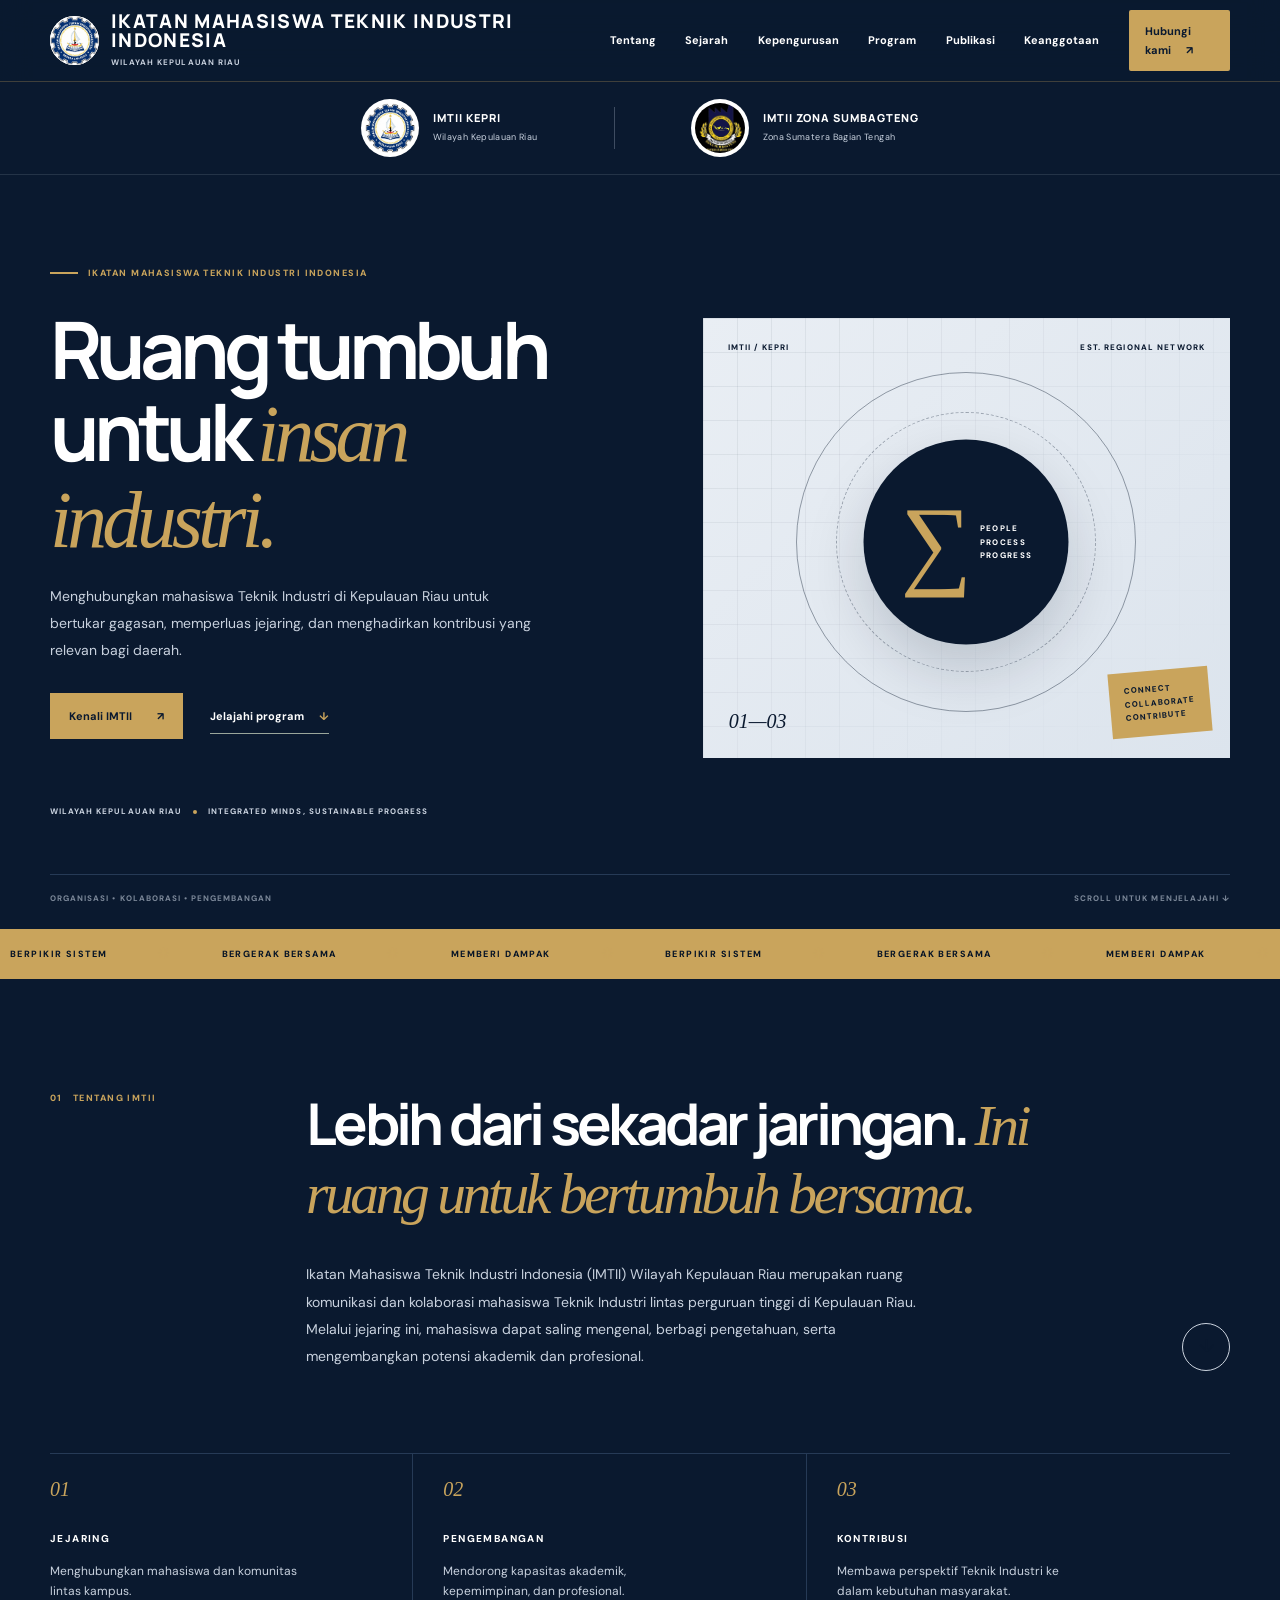
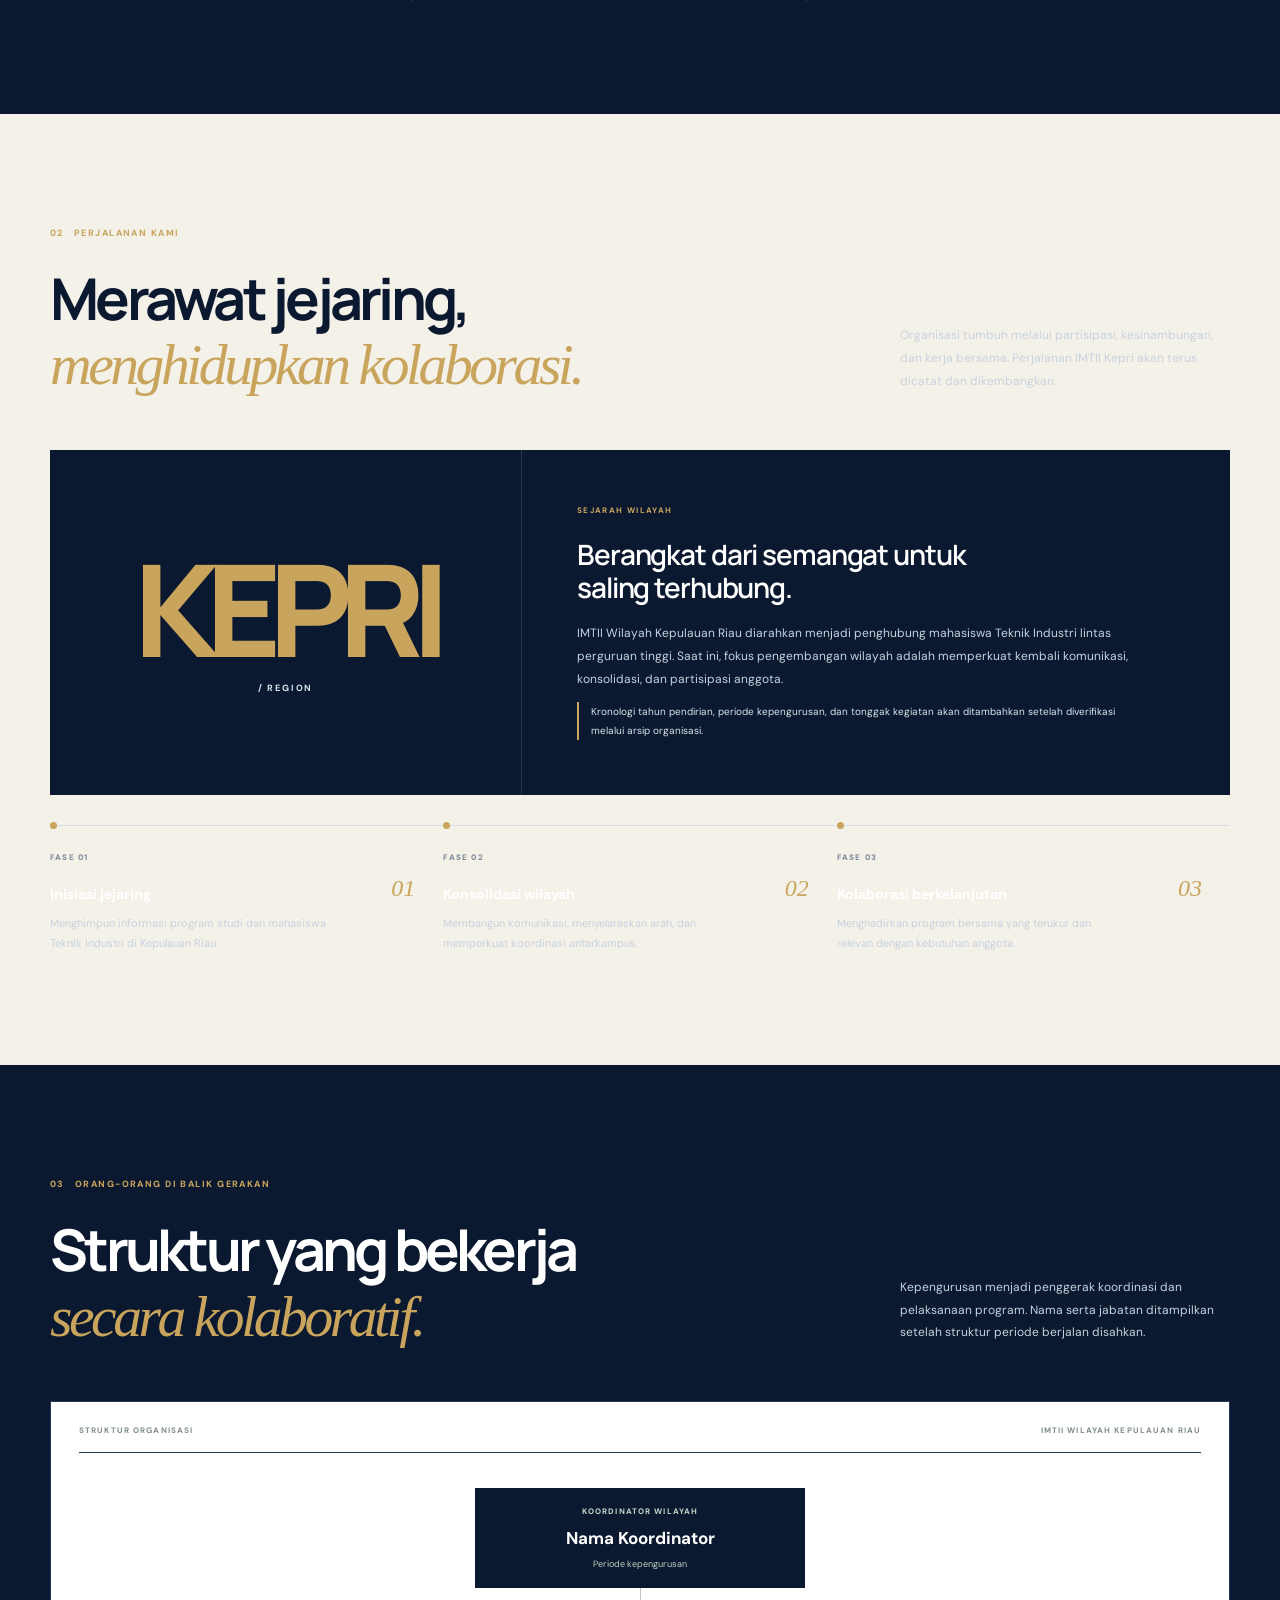
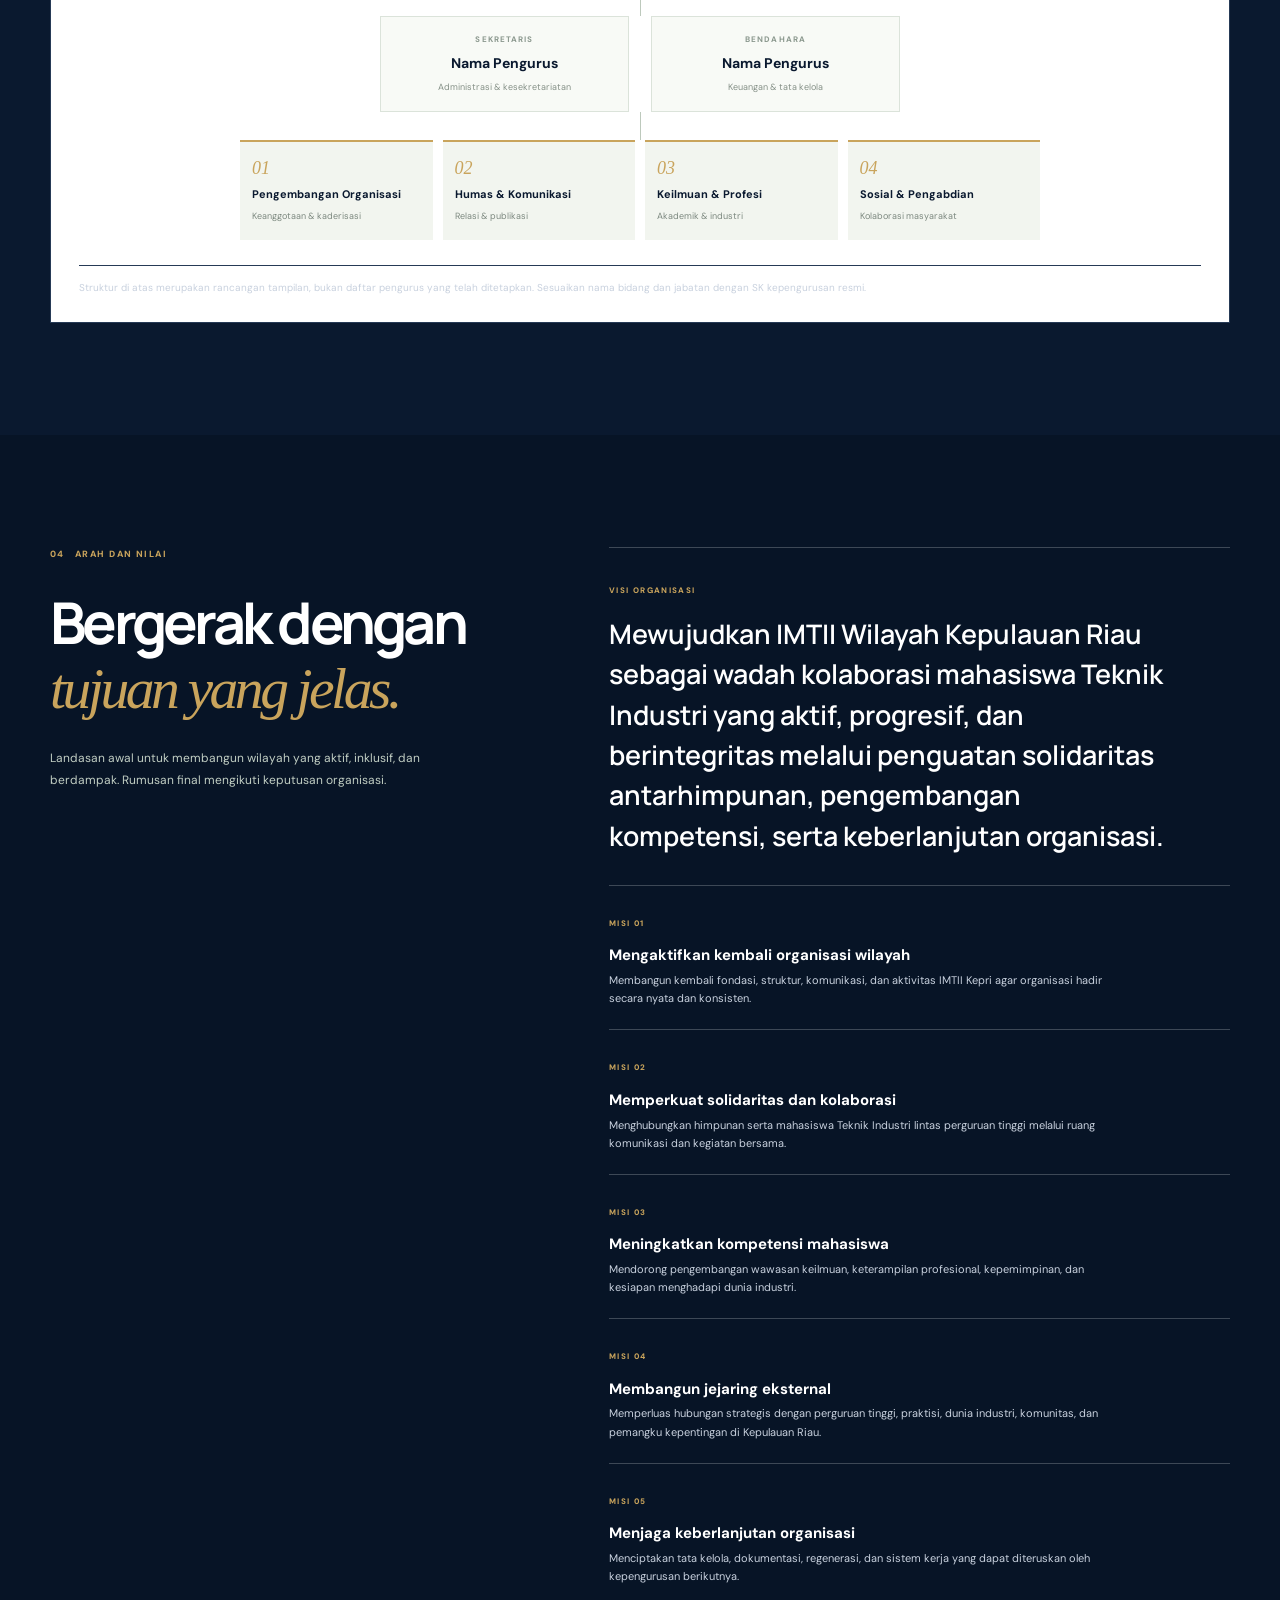
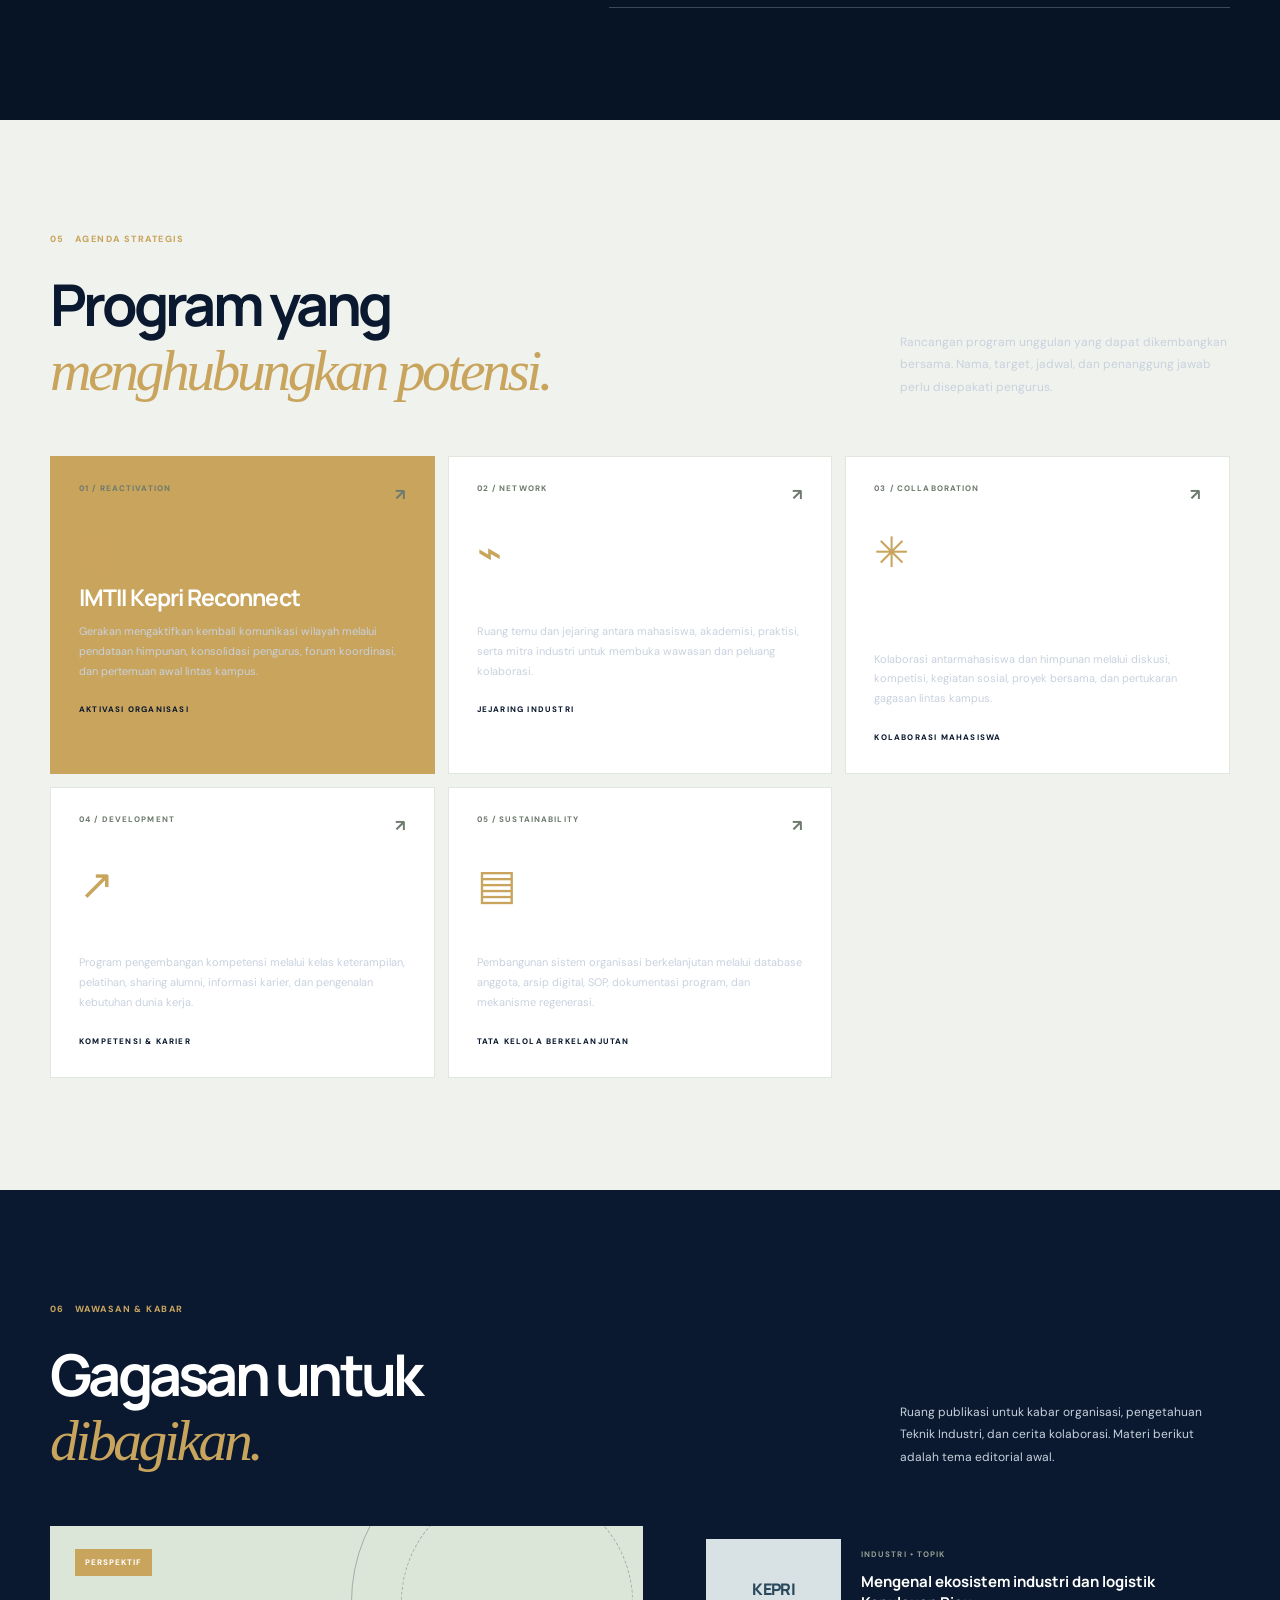
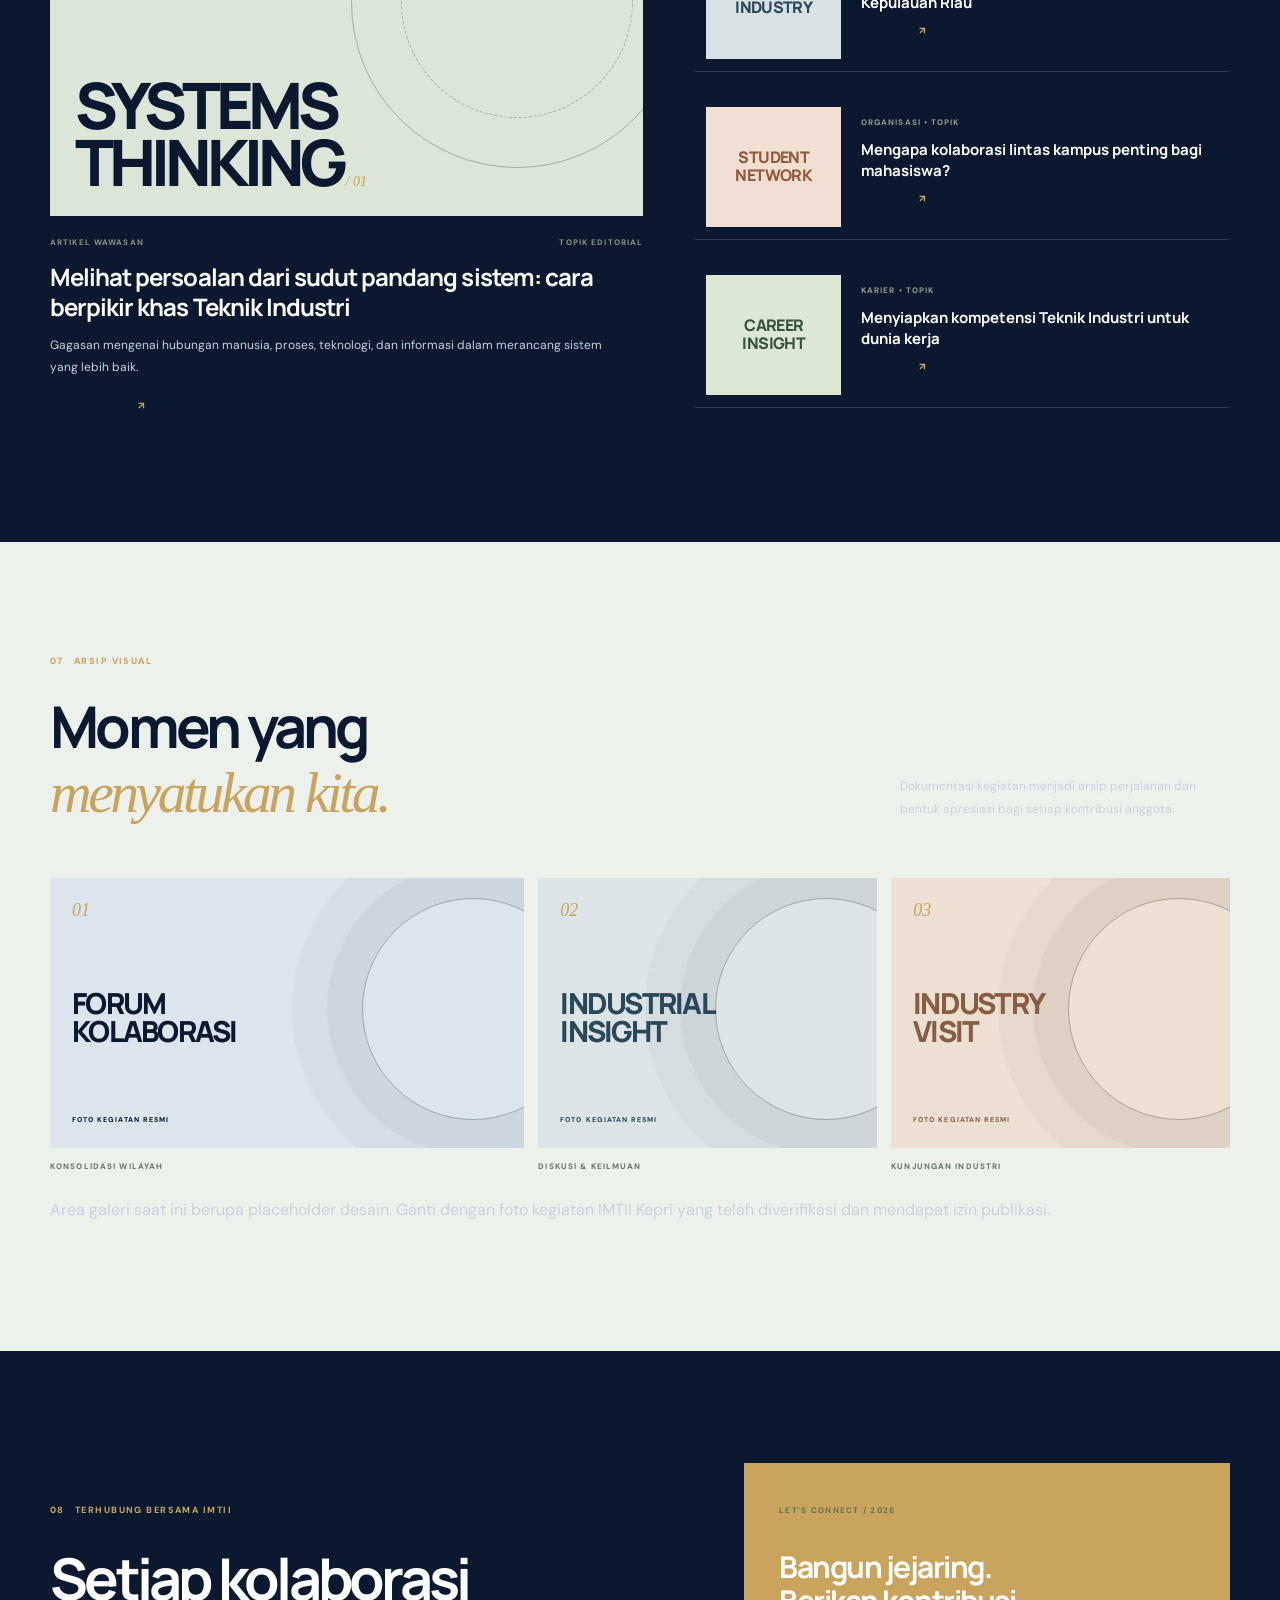
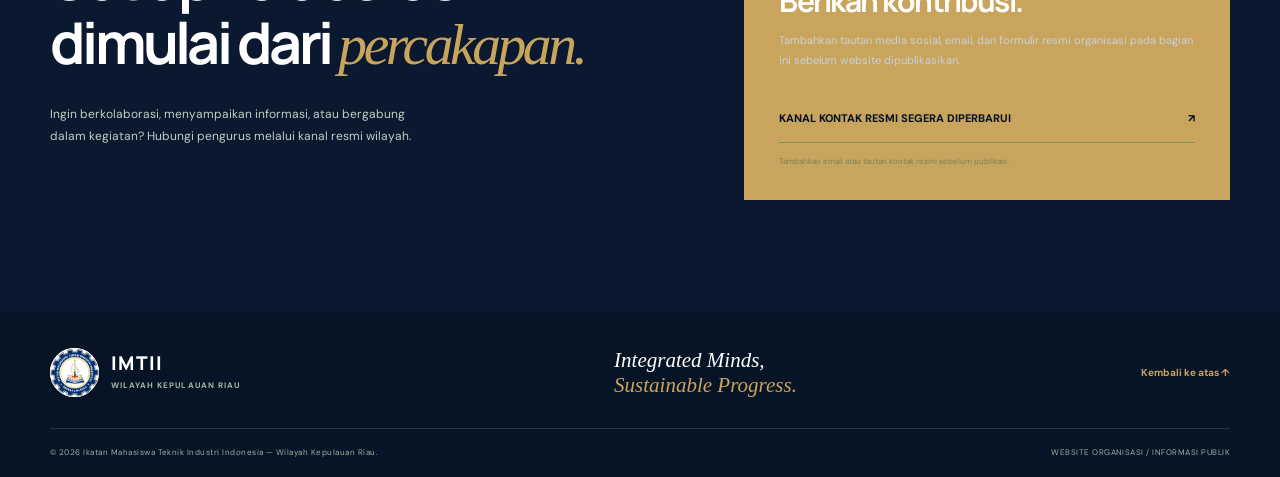
<file: index.html>
<!doctype html>
<html lang="id">
<head>
  <meta charset="utf-8">
  <meta name="viewport" content="width=device-width, initial-scale=1">
  <meta name="theme-color" content="#0A192F">
  <meta name="description" content="Ikatan Mahasiswa Teknik Industri Indonesia Wilayah Kepulauan Riau — ruang kolaborasi, pengembangan, dan kontribusi mahasiswa Teknik Industri.">
  <title>Ikatan Mahasiswa Teknik Industri Indonesia Kepri — Ikatan Mahasiswa Teknik Industri Indonesia</title>
  <link rel="icon" type="image/png" href="logo-imtii-kepri.png">
  <link rel="preconnect" href="https://fonts.googleapis.com">
  <link rel="preconnect" href="https://fonts.gstatic.com" crossorigin>
  <link href="https://fonts.googleapis.com/css2?family=DM+Sans:wght@400;500;600;700;800&family=Manrope:wght@400;500;600;700;800&display=swap" rel="stylesheet">
  <link rel="stylesheet" href="styles.css">
</head>
<body>
  <a class="skip-link" href="#konten">Lewati ke konten</a>
  <div class="reading-progress" aria-hidden="true"><span id="scroll-progress-bar"></span></div>
  <div class="custom-cursor" aria-hidden="true"><span></span></div>
  <header class="site-header" id="top">
    <div class="container nav-wrap">
      <a class="brand" href="#beranda" aria-label="IKATAN MAHASISWA TEKNIK INDUSTRI INDONESIA, halaman utama">
        <img src="logo-imtii-kepri.png" alt="Logo IMTII" class="brand-logo">
        <span class="brand-copy"><strong>IKATAN MAHASISWA TEKNIK INDUSTRI INDONESIA</strong><small>WILAYAH KEPULAUAN RIAU</small></span>
      </a>
      <button class="menu-toggle" type="button" aria-label="Buka menu navigasi" aria-expanded="false" aria-controls="primary-nav"><span></span><span></span></button>
      <nav class="nav-links" id="primary-nav" aria-label="Navigasi utama">
        <a href="#tentang">Tentang</a>
        <a href="#sejarah">Sejarah</a>
        <a href="#kepengurusan">Kepengurusan</a>
        <a href="#program">Program</a>
        <a href="#publikasi">Publikasi</a>
        <a href="direktori.html">Keanggotaan</a>
        <a class="nav-contact" href="#kontak">Hubungi kami <span>↗</span></a>
      </nav>
    </div>
  </header>

  <section class="regional-identity" aria-label="Identitas IMTII Kepri dan Zona Sumbagteng">
    <div class="container regional-identity-inner">
      <div class="regional-logo-item">
        <img src="logo-imtii-kepri.png" alt="Logo IMTII Wilayah Kepulauan Riau" loading="eager">
        <div><strong>IMTII KEPRI</strong><span>Wilayah Kepulauan Riau</span></div>
      </div>
      <span class="regional-divider" aria-hidden="true"></span>
      <div class="regional-logo-item">
        <img src="logo-imtii-sumbagteng.jpg" alt="Logo IMTII Zona Sumbagteng" loading="eager">
        <div><strong>IMTII ZONA SUMBAGTENG</strong><span>Zona Sumatera Bagian Tengah</span></div>
      </div>
    </div>
  </section>

  <main id="konten">
    <section class="hero" id="beranda">
      <div class="hero-grid container">
        <div class="hero-copy">
          <p class="eyebrow"><span class="eyebrow-line"></span> IKATAN MAHASISWA TEKNIK INDUSTRI INDONESIA</p>
          <h1>Ruang tumbuh<br>untuk <em>insan industri.</em></h1>
          <p class="hero-lead">Menghubungkan mahasiswa Teknik Industri di Kepulauan Riau untuk bertukar gagasan, memperluas jejaring, dan menghadirkan kontribusi yang relevan bagi daerah.</p>
          <div class="hero-actions"><a class="button button-dark" href="#tentang">Kenali IMTII <span>↗</span></a><a class="underlined-link" href="#program">Jelajahi program <span>↓</span></a></div>
          <div class="hero-meta"><span>WILAYAH KEPULAUAN RIAU</span><span class="meta-dot"></span><span>INTEGRATED MINDS, SUSTAINABLE PROGRESS</span></div>
        </div>
        <div class="hero-art" aria-label="Ilustrasi abstrak kolaborasi dan sistem industri" role="img">
          <div class="art-topline"><span>IMTII / KEPRI</span><span>EST. REGIONAL NETWORK</span></div>
          <div class="art-grid"></div><div class="art-ring ring-a"></div><div class="art-ring ring-b"></div>
          <div class="art-center"><span class="art-sigma">∑</span><span class="art-caption">PEOPLE<br>PROCESS<br>PROGRESS</span></div>
          <div class="art-index">01—03</div><div class="art-stamp">CONNECT<br>COLLABORATE<br>CONTRIBUTE</div>
        </div>
      </div>
      <div class="hero-bottom container"><span>ORGANISASI • KOLABORASI • PENGEMBANGAN</span><span>SCROLL UNTUK MENJELAJAHI ↓</span></div>
    </section>

    <div class="ticker" aria-label="Nilai organisasi"><div class="ticker-track"><span>BERPIKIR SISTEM</span><i>✳</i><span>BERGERAK BERSAMA</span><i>✳</i><span>MEMBERI DAMPAK</span><i>✳</i><span>BERPIKIR SISTEM</span><i>✳</i><span>BERGERAK BERSAMA</span><i>✳</i><span>MEMBERI DAMPAK</span><i>✳</i></div></div>

    <section class="section about-section" id="tentang">
      <div class="container about-layout">
        <div class="section-kicker"><span>01</span><span>TENTANG IMTII</span></div>
        <div class="about-main"><h2>Lebih dari sekadar jaringan. <em>Ini ruang untuk bertumbuh bersama.</em></h2>
          <div class="about-bottom"><p>Ikatan Mahasiswa Teknik Industri Indonesia (IMTII) Wilayah Kepulauan Riau merupakan ruang komunikasi dan kolaborasi mahasiswa Teknik Industri lintas perguruan tinggi di Kepulauan Riau. Melalui jejaring ini, mahasiswa dapat saling mengenal, berbagi pengetahuan, serta mengembangkan potensi akademik dan profesional.</p><a class="circle-link" href="#sejarah" aria-label="Baca sejarah IMTII Kepri">↓</a></div>
        </div>
      </div>
      <div class="container principle-row"><div><b>01</b><span>JEJARING</span><p>Menghubungkan mahasiswa dan komunitas lintas kampus.</p></div><div><b>02</b><span>PENGEMBANGAN</span><p>Mendorong kapasitas akademik, kepemimpinan, dan profesional.</p></div><div><b>03</b><span>KONTRIBUSI</span><p>Membawa perspektif Teknik Industri ke dalam kebutuhan masyarakat.</p></div></div>
    </section>

    <section class="section history-section" id="sejarah">
      <div class="container">
        <div class="section-heading"><div><div class="section-kicker"><span>02</span><span>PERJALANAN KAMI</span></div><h2>Merawat jejaring,<br><em>menghidupkan kolaborasi.</em></h2></div><p>Organisasi tumbuh melalui partisipasi, kesinambungan, dan kerja bersama. Perjalanan IMTII Kepri akan terus dicatat dan dikembangkan.</p></div>
        <div class="history-feature"><div class="history-number">KEPRI<span> / REGION</span></div><div class="history-copy"><span class="label">SEJARAH WILAYAH</span><h3>Berangkat dari semangat untuk saling terhubung.</h3><p>IMTII Wilayah Kepulauan Riau diarahkan menjadi penghubung mahasiswa Teknik Industri lintas perguruan tinggi. Saat ini, fokus pengembangan wilayah adalah memperkuat kembali komunikasi, konsolidasi, dan partisipasi anggota.</p><p class="editorial-note">Kronologi tahun pendirian, periode kepengurusan, dan tonggak kegiatan akan ditambahkan setelah diverifikasi melalui arsip organisasi.</p></div></div>
        <div class="timeline"><div class="timeline-item"><span class="timeline-mark"></span><small>FASE 01</small><div><h4>Inisiasi jejaring</h4><p>Menghimpun informasi program studi dan mahasiswa Teknik Industri di Kepulauan Riau.</p></div><b>01</b></div><div class="timeline-item"><span class="timeline-mark"></span><small>FASE 02</small><div><h4>Konsolidasi wilayah</h4><p>Membangun komunikasi, menyelaraskan arah, dan memperkuat koordinasi antarkampus.</p></div><b>02</b></div><div class="timeline-item"><span class="timeline-mark"></span><small>FASE 03</small><div><h4>Kolaborasi berkelanjutan</h4><p>Menghadirkan program bersama yang terukur dan relevan dengan kebutuhan anggota.</p></div><b>03</b></div></div>
      </div>
    </section>

    <section class="section governance-section" id="kepengurusan">
      <div class="container">
        <div class="section-heading"><div><div class="section-kicker"><span>03</span><span>ORANG-ORANG DI BALIK GERAKAN</span></div><h2>Struktur yang bekerja<br><em>secara kolaboratif.</em></h2></div><p>Kepengurusan menjadi penggerak koordinasi dan pelaksanaan program. Nama serta jabatan ditampilkan setelah struktur periode berjalan disahkan.</p></div>
        <div class="governance-board"><div class="board-top"><span>STRUKTUR ORGANISASI</span><span>IMTII WILAYAH KEPULAUAN RIAU</span></div><div class="org-chart"><div class="org-node org-lead"><small>KOORDINATOR WILAYAH</small><strong>Nama Koordinator</strong><span>Periode kepengurusan</span></div><div class="org-connector"></div><div class="org-branches"><div class="org-node"><small>SEKRETARIS</small><strong>Nama Pengurus</strong><span>Administrasi & kesekretariatan</span></div><div class="org-node"><small>BENDAHARA</small><strong>Nama Pengurus</strong><span>Keuangan & tata kelola</span></div></div><div class="org-connector"></div><div class="division-grid"><div><b>01</b><strong>Pengembangan Organisasi</strong><span>Keanggotaan & kaderisasi</span></div><div><b>02</b><strong>Humas & Komunikasi</strong><span>Relasi & publikasi</span></div><div><b>03</b><strong>Keilmuan & Profesi</strong><span>Akademik & industri</span></div><div><b>04</b><strong>Sosial & Pengabdian</strong><span>Kolaborasi masyarakat</span></div></div></div><p class="board-note">Struktur di atas merupakan rancangan tampilan, bukan daftar pengurus yang telah ditetapkan. Sesuaikan nama bidang dan jabatan dengan SK kepengurusan resmi.</p></div>
      </div>
    </section>

    <section class="section vision-section"><div class="container vision-layout"><div><div class="section-kicker light-kicker"><span>04</span><span>ARAH DAN NILAI</span></div><h2>Bergerak dengan<br><em>tujuan yang jelas.</em></h2><p>Landasan awal untuk membangun wilayah yang aktif, inklusif, dan berdampak. Rumusan final mengikuti keputusan organisasi.</p></div><div class="vision-content"><article class="vision-statement"><span>VISI ORGANISASI</span><h3>Mewujudkan IMTII Wilayah Kepulauan Riau sebagai wadah kolaborasi mahasiswa Teknik Industri yang aktif, progresif, dan berintegritas melalui penguatan solidaritas antarhimpunan, pengembangan kompetensi, serta keberlanjutan organisasi.</h3></article><article><span>MISI 01</span><h4>Mengaktifkan kembali organisasi wilayah</h4><p>Membangun kembali fondasi, struktur, komunikasi, dan aktivitas IMTII Kepri agar organisasi hadir secara nyata dan konsisten.</p></article><article><span>MISI 02</span><h4>Memperkuat solidaritas dan kolaborasi</h4><p>Menghubungkan himpunan serta mahasiswa Teknik Industri lintas perguruan tinggi melalui ruang komunikasi dan kegiatan bersama.</p></article><article><span>MISI 03</span><h4>Meningkatkan kompetensi mahasiswa</h4><p>Mendorong pengembangan wawasan keilmuan, keterampilan profesional, kepemimpinan, dan kesiapan menghadapi dunia industri.</p></article><article><span>MISI 04</span><h4>Membangun jejaring eksternal</h4><p>Memperluas hubungan strategis dengan perguruan tinggi, praktisi, dunia industri, komunitas, dan pemangku kepentingan di Kepulauan Riau.</p></article><article><span>MISI 05</span><h4>Menjaga keberlanjutan organisasi</h4><p>Menciptakan tata kelola, dokumentasi, regenerasi, dan sistem kerja yang dapat diteruskan oleh kepengurusan berikutnya.</p></article></div></div></section>

    <section class="section programs-section" id="program">
      <div class="container"><div class="section-heading"><div><div class="section-kicker"><span>05</span><span>AGENDA STRATEGIS</span></div><h2>Program yang<br><em>menghubungkan potensi.</em></h2></div><p>Rancangan program unggulan yang dapat dikembangkan bersama. Nama, target, jadwal, dan penanggung jawab perlu disepakati pengurus.</p></div>
        <div class="program-grid"><article class="program-card program-feature"><div class="program-card-top"><span>01 / REACTIVATION</span><span>↗</span></div><div class="program-icon">◎</div><h3>IMTII Kepri Reconnect</h3><p>Gerakan mengaktifkan kembali komunikasi wilayah melalui pendataan himpunan, konsolidasi pengurus, forum koordinasi, dan pertemuan awal lintas kampus.</p><span class="program-type">AKTIVASI ORGANISASI</span></article><article class="program-card"><div class="program-card-top"><span>02 / NETWORK</span><span>↗</span></div><div class="program-icon">⌁</div><h3>IMTII Kepri Industrial Connect</h3><p>Ruang temu dan jejaring antara mahasiswa, akademisi, praktisi, serta mitra industri untuk membuka wawasan dan peluang kolaborasi.</p><span class="program-type">JEJARING INDUSTRI</span></article><article class="program-card"><div class="program-card-top"><span>03 / COLLABORATION</span><span>↗</span></div><div class="program-icon">✳</div><h3>IMTII Kepri Student Collaboration</h3><p>Kolaborasi antarmahasiswa dan himpunan melalui diskusi, kompetisi, kegiatan sosial, proyek bersama, dan pertukaran gagasan lintas kampus.</p><span class="program-type">KOLABORASI MAHASISWA</span></article><article class="program-card"><div class="program-card-top"><span>04 / DEVELOPMENT</span><span>↗</span></div><div class="program-icon">↗</div><h3>IMTII Kepri Skill &amp; Career Hub</h3><p>Program pengembangan kompetensi melalui kelas keterampilan, pelatihan, sharing alumni, informasi karier, dan pengenalan kebutuhan dunia kerja.</p><span class="program-type">KOMPETENSI &amp; KARIER</span></article><article class="program-card"><div class="program-card-top"><span>05 / SUSTAINABILITY</span><span>↗</span></div><div class="program-icon">▤</div><h3>IMTII Kepri Legacy System</h3><p>Pembangunan sistem organisasi berkelanjutan melalui database anggota, arsip digital, SOP, dokumentasi program, dan mekanisme regenerasi.</p><span class="program-type">TATA KELOLA BERKELANJUTAN</span></article></div>
      </div>
    </section>

    <section class="section publication-section" id="publikasi"><div class="container"><div class="section-heading"><div><div class="section-kicker"><span>06</span><span>WAWASAN & KABAR</span></div><h2>Gagasan untuk<br><em>dibagikan.</em></h2></div><p>Ruang publikasi untuk kabar organisasi, pengetahuan Teknik Industri, dan cerita kolaborasi. Materi berikut adalah tema editorial awal.</p></div>
      <div class="publication-grid"><article class="feature-story"><div class="story-art story-art-main"><span class="story-tag">PERSPEKTIF</span><div class="story-art-type">SYSTEMS<br>THINKING<span> / 01</span></div></div><div class="story-meta"><span>ARTIKEL WAWASAN</span><span>TOPIK EDITORIAL</span></div><h3>Melihat persoalan dari sudut pandang sistem: cara berpikir khas Teknik Industri</h3><p>Gagasan mengenai hubungan manusia, proses, teknologi, dan informasi dalam merancang sistem yang lebih baik.</p><a href="#kontak" class="story-link">Usulkan artikel <span>↗</span></a></article><div class="story-list"><article><div class="story-thumb thumb-blue"><span>KEPRI<br>INDUSTRY</span></div><div><small>INDUSTRI • TOPIK</small><h3>Mengenal ekosistem industri dan logistik Kepulauan Riau</h3><a href="#kontak">Kirim ide <span>↗</span></a></div></article><article><div class="story-thumb thumb-orange"><span>STUDENT<br>NETWORK</span></div><div><small>ORGANISASI • TOPIK</small><h3>Mengapa kolaborasi lintas kampus penting bagi mahasiswa?</h3><a href="#kontak">Kirim ide <span>↗</span></a></div></article><article><div class="story-thumb thumb-green"><span>CAREER<br>INSIGHT</span></div><div><small>KARIER • TOPIK</small><h3>Menyiapkan kompetensi Teknik Industri untuk dunia kerja</h3><a href="#kontak">Kirim ide <span>↗</span></a></div></article></div></div>
    </div></section>

    <section class="section gallery-section" id="galeri"><div class="container"><div class="section-heading"><div><div class="section-kicker"><span>07</span><span>ARSIP VISUAL</span></div><h2>Momen yang<br><em>menyatukan kita.</em></h2></div><p>Dokumentasi kegiatan menjadi arsip perjalanan dan bentuk apresiasi bagi setiap kontribusi anggota.</p></div><div class="gallery-grid"><div class="gallery-item gallery-large"><div class="gallery-placeholder"><span>01</span><b>FORUM<br>KOLABORASI</b><small>FOTO KEGIATAN RESMI</small></div><span class="gallery-caption">KONSOLIDASI WILAYAH</span></div><div class="gallery-item"><div class="gallery-placeholder gallery-tone-two"><span>02</span><b>INDUSTRIAL<br>INSIGHT</b><small>FOTO KEGIATAN RESMI</small></div><span class="gallery-caption">DISKUSI & KEILMUAN</span></div><div class="gallery-item"><div class="gallery-placeholder gallery-tone-three"><span>03</span><b>INDUSTRY<br>VISIT</b><small>FOTO KEGIATAN RESMI</small></div><span class="gallery-caption">KUNJUNGAN INDUSTRI</span></div></div><p class="editorial-note gallery-note">Area galeri saat ini berupa placeholder desain. Ganti dengan foto kegiatan IMTII Kepri yang telah diverifikasi dan mendapat izin publikasi.</p></div></section>

    <section class="section contact-section" id="kontak"><div class="container contact-layout"><div><div class="section-kicker light-kicker"><span>08</span><span>TERHUBUNG BERSAMA IMTII</span></div><h2>Setiap kolaborasi<br>dimulai dari <em>percakapan.</em></h2><p>Ingin berkolaborasi, menyampaikan informasi, atau bergabung dalam kegiatan? Hubungi pengurus melalui kanal resmi wilayah.</p></div><div class="contact-card"><span class="contact-number">LET'S CONNECT / 2026</span><h3>Bangun jejaring.<br>Berikan kontribusi.</h3><p>Tambahkan tautan media sosial, email, dan formulir resmi organisasi pada bagian ini sebelum website dipublikasikan.</p><div class="contact-button">KANAL KONTAK RESMI SEGERA DIPERBARUI <span>↗</span></div><small>Tambahkan email atau tautan kontak resmi sebelum publikasi.</small></div></div></section>
  </main>

  <footer class="site-footer"><div class="container footer-main"><a class="brand footer-brand" href="#beranda"><img src="logo-imtii-kepri.png" alt="Logo IMTII" class="brand-logo"><span class="brand-copy"><strong>IMTII</strong><small>WILAYAH KEPULAUAN RIAU</small></span></a><p>Integrated Minds,<br><em>Sustainable Progress.</em></p><a class="back-top" href="#top">Kembali ke atas ↑</a></div><div class="container footer-bottom"><span>© <span id="year"></span> Ikatan Mahasiswa Teknik Industri Indonesia — Wilayah Kepulauan Riau.</span><span>WEBSITE ORGANISASI / INFORMASI PUBLIK</span></div></footer>
  <script src="script.js" defer></script>
  <script type="module" src="motion.js"></script>
</body>
</html>
</file>
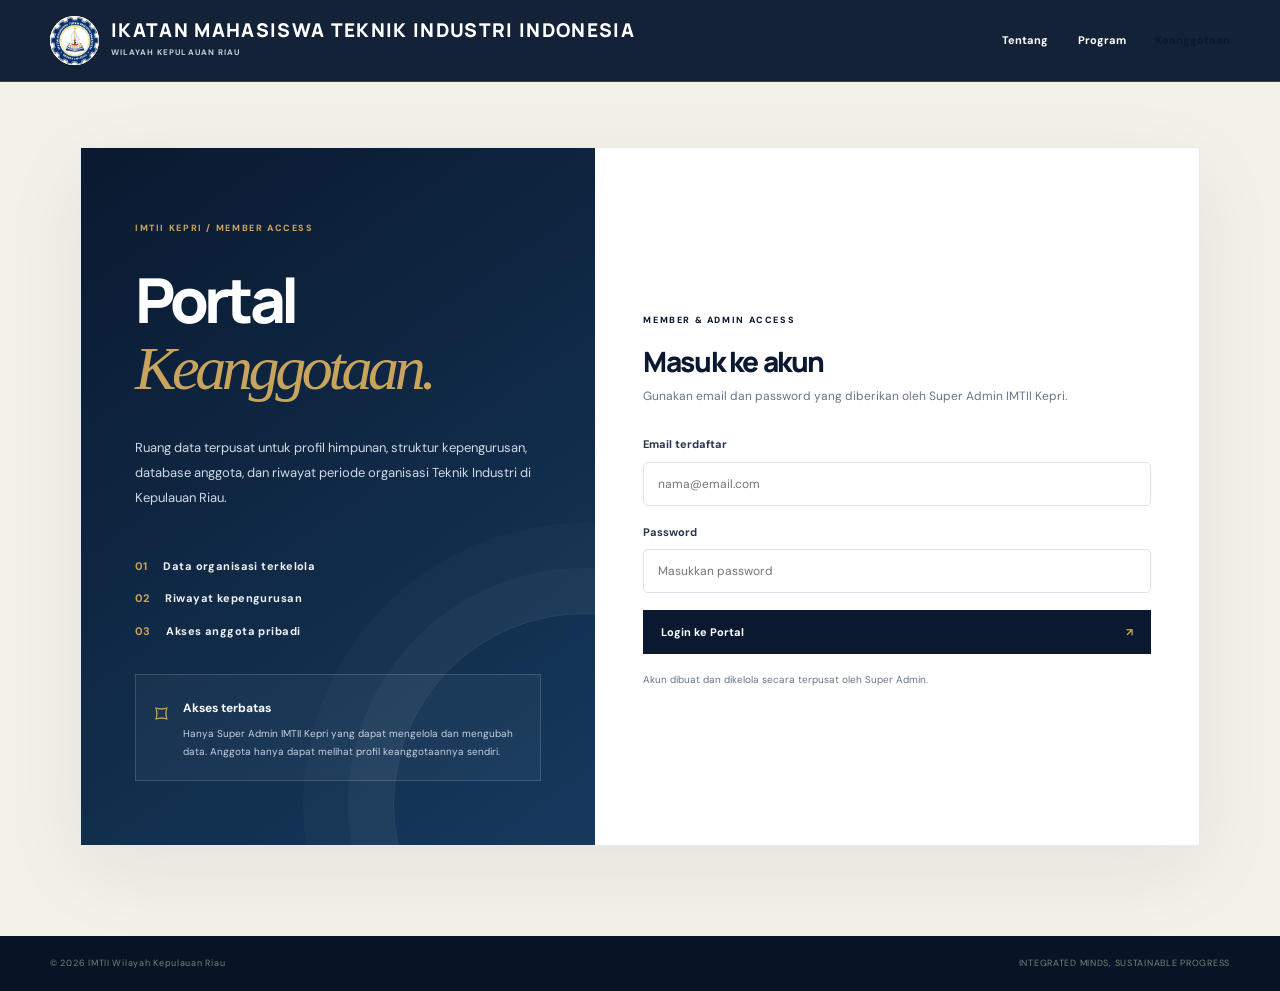
<file: direktori.html>
<!doctype html>
<html lang="id">
<head>
<meta charset="utf-8"><meta name="viewport" content="width=device-width,initial-scale=1">
<meta name="theme-color" content="#0a192f">
<meta name="description" content="Portal Keanggotaan IMTII Wilayah Kepulauan Riau.">
<title>Portal Keanggotaan | IMTII Kepri</title>
<link rel="preconnect" href="https://fonts.googleapis.com"><link rel="preconnect" href="https://fonts.gstatic.com" crossorigin>
<link href="https://fonts.googleapis.com/css2?family=DM+Sans:wght@400;500;600;700;800&family=Manrope:wght@500;600;700;800&display=swap" rel="stylesheet">
<link rel="stylesheet" href="styles.css"><link rel="stylesheet" href="portal.css">
</head>
<body class="portal-body">
<header class="site-header"><div class="container nav-wrap">
<a class="brand" href="index.html#beranda"><img class="brand-logo" src="logo-imtii-kepri.png" alt="Logo IMTII"><span class="brand-copy"><strong>IKATAN MAHASISWA TEKNIK INDUSTRI INDONESIA</strong><small>WILAYAH KEPULAUAN RIAU</small></span></a>
<nav class="nav-links"><a href="index.html#tentang">Tentang</a><a href="index.html#program">Program</a><a class="portal-nav-active" href="direktori.html">Keanggotaan</a></nav>
</div></header>
<main class="portal-main">
<section class="portal-shell">
<div class="portal-intro"><p class="portal-eyebrow">IMTII KEPRI / MEMBER ACCESS</p><h1>Portal <em>Keanggotaan.</em></h1><p>Ruang data terpusat untuk profil himpunan, struktur kepengurusan, database anggota, dan riwayat periode organisasi Teknik Industri di Kepulauan Riau.</p>
<div class="portal-points"><span><i>01</i> Data organisasi terkelola</span><span><i>02</i> Riwayat kepengurusan</span><span><i>03</i> Akses anggota pribadi</span></div>
<div class="portal-security"><span class="security-icon">⌑</span><div><strong>Akses terbatas</strong><p>Hanya Super Admin IMTII Kepri yang dapat mengelola dan mengubah data. Anggota hanya dapat melihat profil keanggotaannya sendiri.</p></div></div>
</div>
<div class="portal-panel">
<div id="login-view" class="portal-view">
<div class="panel-heading"><span class="panel-overline">MEMBER & ADMIN ACCESS</span><h2>Masuk ke akun</h2><p>Gunakan email dan password yang diberikan oleh Super Admin IMTII Kepri.</p></div>
<form id="login-form" class="portal-form">
<label>Email terdaftar<input name="email" type="email" autocomplete="username" required placeholder="nama@email.com"></label>
<label>Password<input name="password" type="password" autocomplete="current-password" required placeholder="Masukkan password"></label>
<button class="portal-button" type="submit">Login ke Portal <span>↗</span></button>
<p id="login-status" class="portal-status" role="status">Akun dibuat dan dikelola secara terpusat oleh Super Admin.</p>
</form>
</div>
<div id="dashboard-view" class="portal-view" hidden>
<div class="dashboard-top"><div><span class="panel-overline">MEMBERSHIP WORKSPACE</span><h2 id="welcome-title">Dashboard</h2><p id="role-label"></p></div><button id="logout-button" class="logout-button" type="button">Keluar ↗</button></div>
<div id="force-password" class="password-notice" hidden><strong>Keamanan akun</strong><p>Ganti password sementara sebelum melanjutkan.</p></div>
<div id="admin-dashboard" hidden>
<div class="portal-stats" id="portal-stats"></div>
<div class="portal-tabs" role="tablist" aria-label="Data portal">
<button type="button" class="portal-tab is-active" data-entity="associations">Himpunan</button><button type="button" class="portal-tab" data-entity="members">Anggota</button><button type="button" class="portal-tab" data-entity="leadership">Kepengurusan</button><button type="button" class="portal-tab" data-entity="periods">Riwayat Periode</button>
</div>
<div class="data-toolbar"><div><h3 id="table-title">Data Himpunan</h3><p id="table-description">Kelola profil himpunan Teknik Industri di Kepulauan Riau.</p></div><button id="add-record" class="add-button" type="button">+ Tambah data</button></div>
<div class="table-wrap"><table class="portal-table"><thead id="table-head"></thead><tbody id="table-body"></tbody></table></div>
<div id="record-editor" class="record-editor" hidden><div class="editor-heading"><div><span class="panel-overline">DATA MANAGEMENT</span><h3 id="editor-title">Tambah data</h3></div><button id="close-editor" type="button" class="icon-close" aria-label="Tutup">×</button></div><form id="record-form" class="portal-form editor-form"></form></div>
<div id="account-result" class="account-result" hidden></div>
</div>
<div id="member-dashboard" hidden>
<div class="member-card"><span class="panel-overline">PROFIL ANGGOTA</span><h3 id="member-name">Nama anggota</h3><div id="member-details" class="member-details"></div></div>
<div class="member-actions"><button id="show-password-form" class="add-button" type="button">Ganti password</button></div>
</div>
<div id="password-editor" class="record-editor" hidden><div class="editor-heading"><div><span class="panel-overline">ACCOUNT SECURITY</span><h3>Ganti password</h3></div><button id="close-password-editor" type="button" class="icon-close">×</button></div><form id="password-form" class="portal-form editor-form"><label>Password saat ini<input name="old_password" type="password" required autocomplete="current-password"></label><label>Password baru (minimal 12 karakter)<input name="new_password" type="password" minlength="12" required autocomplete="new-password"></label><button class="portal-button" type="submit">Simpan password</button><p id="password-status" class="portal-status" role="status"></p></form></div>
</div>
</div>
</section>
</main>
<footer class="portal-footer"><div class="container"><span>© <span id="year"></span> IMTII Wilayah Kepulauan Riau</span><span>INTEGRATED MINDS, SUSTAINABLE PROGRESS</span></div></footer>
<iframe id="portal-transport" name="portal-transport" title="Portal request transport" hidden></iframe>
<script>window.IMTII_PORTAL_CONFIG={appsScriptUrl:""};</script>
<script src="script.js" defer></script><script src="portal.js" defer></script>
</body></html>
</file>
<file: styles.css>
:root{--paper:#0A192F;--white:#fff;--ink:#FFFFFF;--muted:#C8D1DE;--line:#263A56;--green:#0A192F;--green-dark:#071426;--lime:#C9A45C;--orange:#C9A45C;--serif:Georgia,'Times New Roman',serif;--sans:'DM Sans',Arial,sans-serif;--display:Manrope,'DM Sans',sans-serif;--header-h:82px}*{box-sizing:border-box}html{scroll-behavior:smooth;scroll-padding-top:calc(var(--header-h) + 16px)}body{margin:0;background:var(--paper);color:var(--ink);font-family:var(--sans);line-height:1.65;-webkit-font-smoothing:antialiased}body,button,a{font-family:var(--sans)}a{color:inherit;text-decoration:none}button{font:inherit}.container{width:min(1180px,calc(100% - 64px));margin-inline:auto}.skip-link{position:fixed;left:16px;top:-60px;z-index:1000;background:var(--lime);padding:10px 14px;color:var(--ink)}.skip-link:focus{top:12px}.reading-progress{height:3px;position:fixed;z-index:1000;inset:0 0 auto;pointer-events:none}.reading-progress span{height:100%;display:block;width:100%;background:var(--orange);transform:scaleX(0);transform-origin:left}.site-header{height:var(--header-h);position:sticky;top:0;z-index:100;background:rgba(10,25,47,.96);backdrop-filter:blur(16px);border-bottom:1px solid rgba(201,164,92,.24);transition:box-shadow .25s}.site-header.is-scrolled{box-shadow:0 8px 28px #17251c12}.nav-wrap{height:100%;display:flex;align-items:center;justify-content:space-between}.brand{display:inline-flex;align-items:center;gap:12px;min-width:220px}.brand-logo{width:49px;height:49px;object-fit:contain;border-radius:50%;background:#fff}.brand-copy strong{font:800 19px/1 var(--display);letter-spacing:.07em;display:block;color:var(--green-dark)}.brand-copy small{display:block;font-size:8px;letter-spacing:.13em;font-weight:700;color:#C8D1DE;margin-top:6px}.nav-links{display:flex;align-items:center;gap:clamp(15px,2.3vw,31px);font-size:11px;font-weight:700;color:#FFFFFF}.nav-links>a:not(.nav-contact){position:relative;padding:8px 0}.nav-links>a:not(.nav-contact):after{content:'';position:absolute;left:0;right:100%;bottom:2px;height:1px;background:var(--orange);transition:right .25s}.nav-links>a:hover:after{right:0}.nav-contact{padding:12px 16px;background:var(--green);color:white;border-radius:2px}.nav-contact span{margin-left:12px;color:var(--lime)}.menu-toggle{display:none;border:0;background:none;padding:10px}.menu-toggle span{width:23px;height:2px;background:var(--green);display:block;margin:5px}
.hero{background:#0A192F;color:#FFFFFF;padding:82px 0 24px;overflow:hidden}.hero-grid{display:grid;grid-template-columns:1.05fr .95fr;align-items:center;gap:70px;min-height:490px}.eyebrow,.section-kicker{font-size:9px;letter-spacing:.16em;font-weight:800;color:var(--green);display:flex;align-items:center;gap:10px}.eyebrow-line{width:28px;height:2px;background:var(--orange)}.hero h1{font:700 clamp(48px,6.2vw,82px)/1.04 var(--display);letter-spacing:-.075em;margin:27px 0 22px;color:var(--green-dark)}.hero h1 em,.section h2 em{font-family:var(--serif);font-weight:400;color:var(--orange);letter-spacing:-.06em}.hero-lead{font-size:14px;line-height:1.9;color:#C8D1DE;max-width:490px}.hero-actions{display:flex;align-items:center;gap:27px;margin-top:30px}.button{display:inline-flex;align-items:center;justify-content:center;gap:25px;padding:14px 19px;font-size:11px;font-weight:700;transition:transform .25s,background .25s}.button:hover{transform:translateY(-3px)}.button-dark{background:var(--green);color:#fff}.button-dark span{color:var(--lime)}.underlined-link{font-size:11px;font-weight:700;border-bottom:1px solid #9aa69b;padding:8px 0}.underlined-link span{margin-left:12px;color:var(--orange)}.hero-meta{display:flex;align-items:center;gap:11px;margin-top:66px;font-size:8px;letter-spacing:.13em;font-weight:800;color:#C8D1DE}.meta-dot{width:4px;height:4px;border-radius:50%;background:var(--orange)}.hero-art{height:440px;position:relative;overflow:hidden;background:#E9EEF4;color:var(--green);isolation:isolate}.hero-art:before{content:'';position:absolute;inset:0;background:linear-gradient(135deg,#E9EEF4 0%,#DCE4ED 100%);z-index:-2}.art-grid{position:absolute;inset:0;background-image:linear-gradient(#0A192F12 1px,transparent 1px),linear-gradient(90deg,#0A192F12 1px,transparent 1px);background-size:34px 34px;mask-image:linear-gradient(130deg,black,transparent 90%)}.art-topline{position:absolute;left:25px;right:25px;top:23px;display:flex;justify-content:space-between;font-size:8px;font-weight:800;letter-spacing:.14em}.art-ring{position:absolute;width:340px;height:340px;border:1px solid #0A192F66;border-radius:50%;left:50%;top:51%;transform:translate(-50%,-50%)}.ring-b{width:260px;height:260px;border-style:dashed;border-color:#0A192F55}.art-center{position:absolute;left:50%;top:51%;transform:translate(-50%,-50%);width:205px;height:205px;border-radius:50%;background:var(--green);color:var(--lime);display:flex;align-items:center;justify-content:center;gap:8px;box-shadow:0 25px 60px #0714262b}.art-sigma{font:100px/1 var(--serif)}.art-caption{font-size:8px;line-height:1.7;letter-spacing:.16em;font-weight:800;color:#fff}.art-index{position:absolute;left:26px;bottom:25px;font:italic 20px var(--serif)}.art-stamp{position:absolute;right:20px;bottom:23px;background:var(--lime);padding:12px 15px;font-size:8px;line-height:1.7;letter-spacing:.12em;font-weight:800;transform:rotate(-5deg)}.hero-bottom{display:flex;justify-content:space-between;border-top:1px solid var(--line);padding-top:17px;margin-top:55px;font-size:8px;font-weight:800;letter-spacing:.13em;color:#7B8798}.ticker{overflow:hidden;background:var(--lime);color:var(--green-dark);padding:13px 0}.ticker-track{display:flex;align-items:center;justify-content:space-around;gap:30px;min-width:800px;font-size:9px;font-weight:800;letter-spacing:.16em}.ticker i{font-style:normal;color:var(--orange);font-size:15px}
.section{padding:112px 0}.about-layout{display:grid;grid-template-columns:.35fr 1.65fr;gap:60px}.section-kicker{align-items:flex-start}.section-kicker span:first-child{color:var(--orange)}.about-main h2,.section h2{font:700 clamp(36px,4.5vw,58px)/1.12 var(--display);letter-spacing:-.065em;color:var(--green-dark);margin:0}.about-main h2{max-width:850px}.about-bottom{display:flex;justify-content:space-between;align-items:end;gap:40px;margin-top:35px}.about-bottom p{max-width:620px;color:#526176;font-size:14px;line-height:1.95;margin:0}.circle-link{flex:0 0 48px;height:48px;border:1px solid #CBD3DE;border-radius:50%;display:grid;place-items:center;color:var(--green);font-size:18px;transition:.25s}.circle-link:hover{background:var(--green);color:white;transform:rotate(45deg)}.principle-row{display:grid;grid-template-columns:repeat(3,1fr);margin-top:82px;border-top:1px solid var(--line)}.principle-row>div{padding:24px 30px 0 0;border-right:1px solid var(--line);margin-right:30px}.principle-row>div:last-child{border:0;margin:0}.principle-row b{display:block;font:italic 20px var(--serif);color:var(--orange);margin-bottom:23px}.principle-row span{font-size:10px;font-weight:800;letter-spacing:.14em}.principle-row p{font-size:12px;color:var(--muted);max-width:260px;margin-bottom:0}
.history-section{background:#F4F1E9}.section-heading{display:flex;justify-content:space-between;align-items:end;gap:60px;margin-bottom:52px}.section-heading>div{max-width:700px}.section-heading .section-kicker{margin-bottom:25px}.section-heading>p{max-width:330px;margin:0 0 5px;font-size:12px;line-height:1.9;color:var(--muted)}.history-feature{display:grid;grid-template-columns:.8fr 1.2fr;background:var(--green);color:#fff;min-height:300px}.history-number{display:flex;align-items:center;justify-content:center;flex-direction:column;font:800 clamp(65px,10vw,130px)/.9 var(--display);letter-spacing:-.1em;color:var(--lime);border-right:1px solid #ffffff20}.history-number span{font:700 9px var(--sans);letter-spacing:.2em;color:#DCE4ED;margin-top:15px}.history-copy{padding:45px 55px}.label{font-size:8px;letter-spacing:.17em;color:var(--lime);font-weight:800}.history-copy h3{font:600 28px/1.2 var(--display);letter-spacing:-.04em;max-width:450px;margin:17px 0}.history-copy p{font-size:12px;line-height:1.9;color:#E2E8F0;max-width:560px}.history-copy .editorial-note{color:#DCE4ED;font-size:10px;border-left:2px solid var(--orange);padding-left:12px}.timeline{display:grid;grid-template-columns:repeat(3,1fr);margin-top:30px;border-top:1px solid #D7DEE8}.timeline-item{position:relative;padding:25px 28px 0 0;display:grid;grid-template-columns:1fr auto;gap:10px}.timeline-mark{position:absolute;top:-4px;left:0;width:7px;height:7px;background:var(--orange);border-radius:50%}.timeline-item>small{grid-column:1/-1;color:#7B8798;font-size:8px;font-weight:800;letter-spacing:.15em}.timeline-item h4{font-size:14px;margin:8px 0}.timeline-item p{font-size:11px;line-height:1.8;color:var(--muted);max-width:280px;margin:0}.timeline-item>b{font:italic 24px var(--serif);color:#C9A45C}
.governance-section{background:var(--paper)}.governance-board{border:1px solid var(--line);background:#fff;padding:22px 28px 25px}.board-top{display:flex;justify-content:space-between;border-bottom:1px solid var(--line);padding-bottom:15px;font-size:8px;letter-spacing:.14em;font-weight:800;color:#829087}.org-chart{max-width:800px;margin:35px auto 0;text-align:center}.org-node{border:1px solid #dbe3da;background:#f8faf6;padding:16px 22px;display:flex;flex-direction:column;gap:5px;min-width:220px}.org-node small{font-size:8px;letter-spacing:.14em;color:#8c998f;font-weight:800}.org-node strong{font-size:14px;color:var(--green)}.org-node>span{font-size:9px;color:#859087}.org-lead{width:min(330px,100%);margin:auto;background:var(--green);border-color:var(--green)}.org-lead small,.org-lead>span{color:#c3d2c6}.org-lead strong{color:#fff;font-size:17px}.org-connector{height:28px;width:1px;background:#bdc9bc;margin:auto}.org-branches{display:grid;grid-template-columns:1fr 1fr;gap:22px;max-width:520px;margin:auto}.division-grid{display:grid;grid-template-columns:repeat(4,1fr);gap:10px}.division-grid>div{border-top:2px solid var(--orange);background:#f2f5ef;padding:16px 12px;text-align:left;display:flex;flex-direction:column;gap:8px}.division-grid b{font:italic 18px var(--serif);color:var(--orange)}.division-grid strong{font-size:11px;line-height:1.35;color:var(--green)}.division-grid span{font-size:9px;color:#7c887f}.board-note{font-size:10px;color:#879188;margin:25px 0 0;border-top:1px solid var(--line);padding-top:14px}
.vision-section{background:var(--green-dark);color:white}.vision-layout{display:grid;grid-template-columns:.85fr 1.15fr;gap:100px}.light-kicker{color:#d6e2d6}.vision-layout h2,.contact-layout h2{color:white;margin-top:28px}.vision-layout h2 em,.contact-layout h2 em{color:var(--lime)}.vision-layout>div:first-child>p,.contact-layout>div:first-child>p{font-size:12px;line-height:1.9;color:#c1cec3;max-width:380px;margin-top:25px}.vision-content{border-top:1px solid #ffffff38}.vision-content article{padding:22px 0;border-bottom:1px solid #ffffff38}.vision-content article>span{font-size:8px;letter-spacing:.17em;color:var(--lime);font-weight:800}.vision-content h3{font:600 23px/1.35 var(--display);max-width:570px;margin:13px 0 0}.vision-content h4{font-size:15px;margin:9px 0 3px}.vision-content p{font-size:11px;color:#bdcabe;margin:0;max-width:500px}
.programs-section{background:#f0f2ed}.program-grid{display:grid;grid-template-columns:repeat(2,1fr);gap:13px}.program-card{min-height:260px;padding:25px 28px;background:#fff;border:1px solid #e1e6df;position:relative;transition:transform .3s,box-shadow .3s}.program-card:hover{transform:translateY(-5px);box-shadow:0 18px 38px #203c2c12}.program-feature{background:var(--lime);border-color:var(--lime)}.program-card-top{display:flex;justify-content:space-between;font-size:8px;font-weight:800;letter-spacing:.14em;color:#6e7b6e}.program-card-top span:last-child{font-size:16px}.program-icon{font:42px/1 var(--serif);color:var(--orange);margin:24px 0 10px}.program-card h3{font:700 23px/1.2 var(--display);letter-spacing:-.04em;color:var(--green-dark);margin:0 0 10px}.program-card p{font-size:11px;line-height:1.8;color:#68746a;max-width:420px;margin:0}.program-type{display:inline-block;margin-top:22px;font-size:8px;letter-spacing:.15em;font-weight:800;color:var(--green)}
.publication-section{background:var(--paper)}.publication-grid{display:grid;grid-template-columns:1.05fr .95fr;gap:50px}.story-art{height:290px;position:relative;overflow:hidden;background:#dbe5d8;display:flex;align-items:end;padding:25px}.story-art:before,.story-art:after{content:'';position:absolute;border:1px solid #0A192F45;border-radius:50%;width:330px;height:330px;right:-40px;top:-90px}.story-art:after{width:230px;height:230px;right:10px;top:-40px;border-style:dashed}.story-tag{position:absolute;left:25px;top:23px;background:var(--lime);padding:7px 10px;font-size:8px;letter-spacing:.13em;font-weight:800}.story-art-type{position:relative;z-index:1;font:800 clamp(40px,5vw,67px)/.9 var(--display);letter-spacing:-.08em;color:var(--green)}.story-art-type span{font:italic 14px var(--serif);letter-spacing:0;color:var(--orange)}.story-meta{display:flex;justify-content:space-between;margin-top:20px;font-size:8px;letter-spacing:.14em;font-weight:800;color:#879289}.feature-story h3{font:700 24px/1.25 var(--display);letter-spacing:-.04em;max-width:580px;margin:13px 0}.feature-story>p{font-size:12px;line-height:1.8;color:var(--muted);max-width:580px}.story-link,.story-list a{font-size:10px;font-weight:800;color:var(--green);display:inline-flex;gap:14px;margin-top:8px}.story-link span,.story-list a span{color:var(--orange)}.story-list article{display:grid;grid-template-columns:135px 1fr;gap:20px;padding:0 0 22px;margin-bottom:22px;border-bottom:1px solid var(--line)}.story-thumb{height:120px;display:grid;place-items:center;background:#dbe5d8;color:var(--green);font:800 16px/1.1 var(--display);letter-spacing:-.04em;text-align:center}.thumb-blue{background:#d8e2e5;color:#29485b}.thumb-orange{background:#f0dfd2;color:#925b3c}.thumb-green{background:#dce8d5;color:#38543c}.story-list small{font-size:8px;letter-spacing:.13em;color:#929c93;font-weight:800}.story-list h3{font:700 15px/1.35 var(--display);margin:7px 0 2px;color:var(--green-dark)}
.gallery-section{background:#edf1eb}.gallery-grid{display:grid;grid-template-columns:1.4fr 1fr 1fr;gap:14px}.gallery-item{min-width:0}.gallery-placeholder{height:270px;background:#DCE4ED;position:relative;overflow:hidden;padding:22px;display:flex;flex-direction:column;justify-content:space-between;color:var(--green)}.gallery-placeholder:after{content:'';position:absolute;width:220px;height:220px;border:1px solid #0A192F50;border-radius:50%;right:-60px;top:20px;box-shadow:0 0 0 35px #0A192F09,0 0 0 70px #0A192F08}.gallery-placeholder>span{font:italic 18px var(--serif);color:var(--orange)}.gallery-placeholder>b{font:800 29px/.95 var(--display);letter-spacing:-.06em;position:relative;z-index:1}.gallery-placeholder>small{font-size:7px;letter-spacing:.15em;font-weight:800}.gallery-tone-two{background:#dce4e5;color:#29485b}.gallery-tone-three{background:#eddfd1;color:#885d43}.gallery-caption{display:block;margin-top:12px;font-size:8px;letter-spacing:.14em;font-weight:800;color:#68766b}.gallery-note{margin-top:24px}
.contact-section{background:var(--green);color:#fff}.contact-layout{display:grid;grid-template-columns:1.1fr .9fr;gap:100px;align-items:center}.contact-card{background:var(--lime);color:var(--green-dark);padding:32px 35px}.contact-number{font-size:8px;letter-spacing:.16em;font-weight:800;color:#63724c}.contact-card h3{font:700 30px/1.15 var(--display);letter-spacing:-.05em;margin:28px 0 12px}.contact-card p{font-size:11px;line-height:1.8;color:#596a4b}.contact-button{display:flex;justify-content:space-between;padding:14px 0;border-bottom:1px solid #83915e;font-size:11px;font-weight:800;margin-top:25px}.contact-card>small{display:block;font-size:8px;color:#78835c;margin-top:12px}.site-footer{background:#142c25;color:#d3ddd3;padding:36px 0 18px}.footer-main{display:flex;align-items:center;justify-content:space-between;padding-bottom:30px;border-bottom:1px solid #ffffff24}.footer-brand .brand-copy strong{color:white}.footer-brand .brand-copy small{color:#a9b9a9}.footer-brand .brand-logo{background:white}.footer-main>p{font:italic 21px/1.2 var(--serif);margin:0;color:white}.footer-main>p em{color:var(--lime)}.back-top{font-size:10px;font-weight:700;color:var(--lime)}.footer-bottom{display:flex;justify-content:space-between;gap:20px;padding-top:17px;font-size:8px;letter-spacing:.06em;color:#9eafa1}
@media(max-width:950px){:root{--header-h:74px}.container{width:min(100% - 44px,760px)}.nav-links{gap:13px;font-size:10px}.brand{min-width:175px}.brand-logo{width:43px;height:43px}.hero-grid{gap:35px}.hero-art{height:390px}.about-layout{gap:30px}.vision-layout,.contact-layout{gap:50px}.section{padding:88px 0}}
@media(max-width:720px){:root{--header-h:68px}.container{width:calc(100% - 36px)}.menu-toggle{display:block;cursor:pointer}.nav-links{display:none;position:absolute;top:var(--header-h);left:0;right:0;background:var(--paper);padding:12px 22px 22px;border-bottom:1px solid var(--line);box-shadow:0 15px 25px #0A192F12;align-items:stretch;flex-direction:column;gap:0}.nav-links.open{display:flex}.nav-links>a{padding:12px 0}.nav-links .nav-contact{margin-top:8px;text-align:center}.hero{padding-top:55px}.hero-grid{grid-template-columns:1fr;gap:40px}.hero h1{font-size:clamp(48px,12vw,68px)}.hero-art{height:340px}.hero-meta{margin-top:38px;flex-wrap:wrap;font-size:7px}.hero-bottom{margin-top:35px;font-size:7px;gap:15px}.ticker-track{justify-content:flex-start}.section{padding:72px 0}.about-layout,.vision-layout,.contact-layout{grid-template-columns:1fr;gap:28px}.about-main h2,.section h2{font-size:clamp(35px,9vw,48px)}.about-bottom{align-items:center;gap:20px}.about-bottom p{font-size:12px}.principle-row{grid-template-columns:1fr;margin-top:50px}.principle-row>div{border-right:0;border-bottom:1px solid var(--line);margin:0;padding:20px 0}.principle-row b{margin-bottom:10px}.section-heading{display:block;margin-bottom:35px}.section-heading>p{margin-top:18px}.history-feature{grid-template-columns:1fr}.history-number{min-height:145px;border-right:0;border-bottom:1px solid #ffffff20}.history-copy{padding:30px 25px}.history-copy h3{font-size:24px}.timeline{grid-template-columns:1fr;gap:20px}.timeline-item{padding:18px 0 0 0}.governance-board{padding:17px}.board-top{gap:15px;font-size:7px}.org-branches{gap:10px}.org-node{min-width:0;padding:13px 8px}.org-node strong{font-size:12px}.division-grid{grid-template-columns:repeat(2,1fr)}.vision-content{margin-top:15px}.program-grid{grid-template-columns:1fr}.program-card{min-height:230px}.publication-grid{grid-template-columns:1fr;gap:38px}.story-art{height:245px}.story-list article{grid-template-columns:110px 1fr;gap:14px}.story-thumb{height:110px}.gallery-grid{grid-template-columns:1fr 1fr}.gallery-large{grid-column:1/-1}.gallery-placeholder{height:210px}.gallery-large .gallery-placeholder{height:250px}.contact-card{padding:27px}.footer-main{align-items:flex-start;flex-direction:column;gap:20px}.footer-main>p{font-size:18px}.footer-bottom{flex-direction:column;gap:8px}}
@media(max-width:420px){.hero-art{height:300px}.art-center{width:170px;height:170px}.art-sigma{font-size:82px}.art-ring{width:280px;height:280px}.ring-b{width:220px;height:220px}.art-stamp{font-size:7px;right:12px}.hero-actions{gap:18px}.button{padding:13px 14px}.story-list article{grid-template-columns:90px 1fr}.story-thumb{height:100px}.gallery-grid{grid-template-columns:1fr}.gallery-large{grid-column:auto}.gallery-placeholder,.gallery-large .gallery-placeholder{height:220px}}
@media(prefers-reduced-motion:reduce){html{scroll-behavior:auto!important}*,*::before,*::after{animation-duration:.01ms!important;animation-iteration-count:1!important;transition-duration:.01ms!important;scroll-behavior:auto!important}}


/* IMTII Kepri brand override: Deep Navy is the dominant canvas. */
body{background:#0A192F;color:#FFFFFF}
.site-header{background:rgba(10,25,47,.96);border-bottom-color:rgba(201,164,92,.28)}
.brand-copy strong,.nav-links{color:#FFFFFF}
.brand-copy small{color:#C8D1DE}
.nav-contact,.button-dark{background:#C9A45C;color:#0A192F}
.nav-contact span,.button-dark span{color:#0A192F}
.menu-toggle span{background:#FFFFFF}
.hero{background:#0A192F;color:#FFFFFF}
.hero h1{color:#FFFFFF}
.hero-lead,.hero-meta{color:#C8D1DE}
.eyebrow,.section-kicker{color:#C9A45C}
.hero-art{background:#F4F1E9;color:#0A192F}
.section h2,.section h3{color:#FFFFFF}
.section p{color:#C8D1DE}
.section h2 em{color:#C9A45C}
footer,.site-footer{background:#071426;color:#FFFFFF}

/* Contrast correction: replace white headings only on light backgrounds. */
.history-section .section-heading h2,
.programs-section .section-heading h2,
.gallery-section .section-heading h2 {
  color: #0A192F;
}



/* Pointer interaction: custom cursor is enabled on fine-pointer desktop devices. */
/* Legacy cursor rules removed; see Basic Cursor Follower styles below. */
/* Editorial news cards respond to pointer hover and keyboard focus. */
.feature-story,.story-list article{transition:transform .3s ease,background .3s ease,box-shadow .3s ease,border-color .3s ease}
.feature-story{position:relative}
.feature-story .story-art{transition:transform .45s ease,filter .35s ease}
.feature-story:hover .story-art,.feature-story:focus-within .story-art{filter:saturate(1.12);box-shadow:0 18px 38px rgba(0,0,0,.16)}
.feature-story:hover .story-art:before,.feature-story:focus-within .story-art:before{transform:scale(1.04)}
.story-art:before{transition:transform .5s ease}
.story-list article{padding:12px;border:1px solid transparent;border-bottom:1px solid var(--line);border-radius:3px}
.story-list article:hover,.story-list article:focus-within{transform:translateX(6px);background:rgba(201,164,92,.08);border-color:rgba(201,164,92,.38);box-shadow:0 12px 28px rgba(0,0,0,.12)}
.story-thumb{overflow:hidden;transition:transform .35s ease,filter .35s ease}
.story-list article:hover .story-thumb,.story-list article:focus-within .story-thumb{transform:scale(1.025);filter:saturate(1.15)}
.story-list a,.story-link{transition:gap .25s ease,color .25s ease}
.story-list article:hover a,.story-list article:focus-within a,.feature-story:hover .story-link,.feature-story:focus-within .story-link{gap:20px;color:#C9A45C}
.program-grid{grid-template-columns:repeat(3,minmax(0,1fr))}
.program-card{overflow:hidden}
.program-card:after{content:'';position:absolute;left:0;bottom:0;width:100%;height:3px;background:#C9A45C;transform:scaleX(0);transform-origin:left;transition:transform .3s ease}
.program-card:hover:after,.program-card:focus-within:after{transform:scaleX(1)}
.vision-content .vision-statement{padding-top:27px;padding-bottom:29px}
.vision-statement h3{font-size:clamp(20px,2.1vw,27px);line-height:1.5}
@media(max-width:900px){.program-grid{grid-template-columns:repeat(2,minmax(0,1fr))}}
@media(max-width:720px){.program-grid{grid-template-columns:1fr}.custom-cursor{display:none}}
@media(hover:none),(pointer:coarse),(prefers-reduced-motion:reduce){.custom-cursor{display:none}body.has-custom-cursor,body.has-custom-cursor a,body.has-custom-cursor button{cursor:auto}.feature-story:hover .story-art:before{transform:none}.story-list article:hover{transform:none}}


/* Regional identity strip: Kepri and Sumbagteng logos below the main header. */
.regional-identity{background:#0A192F;border-bottom:1px solid rgba(220,232,245,.12);padding:17px 0}
.regional-identity-inner{display:flex;align-items:center;justify-content:center;gap:clamp(28px,6vw,76px)}
.regional-logo-item{display:flex;align-items:center;gap:14px;min-width:0}
.regional-logo-item img{width:58px;height:58px;object-fit:contain;border-radius:50%;background:#fff;padding:4px;flex:0 0 auto}
.regional-logo-item div{display:flex;flex-direction:column;gap:4px}
.regional-logo-item strong{font:800 11px/1.35 var(--display);letter-spacing:.09em;color:#fff}
.regional-logo-item span{font-size:9px;letter-spacing:.04em;color:#C8D1DE}
.regional-divider{height:42px;width:1px;background:rgba(220,232,245,.25)}
@media(max-width:520px){
 .regional-identity{padding:13px 0}
 .regional-identity-inner{gap:13px}
 .regional-logo-item{gap:8px}
 .regional-logo-item img{width:42px;height:42px;padding:3px}
 .regional-logo-item strong{font-size:8px;letter-spacing:.04em}
 .regional-logo-item span{font-size:7px}
 .regional-divider{height:34px}
}


/* Basic Cursor Follower — solid red, directly tracks pointer position. */
.custom-cursor{
  position:fixed;
  inset:0;
  width:100%;
  height:100%;
  pointer-events:none;
  z-index:2000;
  opacity:0;
  visibility:hidden;
  filter:none;
  mix-blend-mode:normal;
  transition:opacity .12s ease,visibility .12s ease;
}
.custom-cursor.is-visible{opacity:1;visibility:visible}
.custom-cursor .cursor-follower-dot{
  position:absolute;
  left:0;
  top:0;
  display:block;
  width:18px;
  height:18px;
  border:2px solid #EF4444;
  border-radius:50%;
  background:rgba(239,68,68,.16);
  box-shadow:0 0 10px rgba(239,68,68,.3);
  transform:translate3d(-100px,-100px,0) translate(-50%,-50%);
  transition:width .15s ease,height .15s ease,background .15s ease,border-color .15s ease;
}
.custom-cursor.is-hover .cursor-follower-dot{
  width:25px;
  height:25px;
  border-color:#F87171;
  background:rgba(239,68,68,.22);
}
.custom-cursor.is-pressed .cursor-follower-dot{
  width:14px;
  height:14px;
  border-color:#B91C1C;
  background:rgba(185,28,28,.28);
}
body.has-custom-cursor,
body.has-custom-cursor a,
body.has-custom-cursor button{cursor:none}
@media(max-width:720px){.custom-cursor{display:none}}
@media(hover:none),(pointer:coarse),(prefers-reduced-motion:reduce){
  .custom-cursor{display:none}
  body.has-custom-cursor,
  body.has-custom-cursor a,
  body.has-custom-cursor button{cursor:auto}
}
</file>
<file: portal.css>
:root{--p-navy:#0a192f;--p-blue:#0A192F;--p-gold:#C9A45C;--p-muted:#66758a;--p-line:#e2e8f0}
.portal-body{background:#F4F1E9;min-height:100vh}.portal-nav-active{color:var(--p-blue)!important}.portal-main{padding:65px 0 90px}.portal-shell{width:min(1120px,calc(100% - 40px));margin:auto;display:grid;grid-template-columns:.92fr 1.08fr;background:#fff;box-shadow:0 24px 80px #0a192f12;border:1px solid #e6ebef;min-height:640px}
.portal-intro{padding:64px 54px;background:linear-gradient(145deg,#0a192f,#15395d);color:#fff;display:flex;flex-direction:column;justify-content:center;position:relative;overflow:hidden}.portal-intro:after{content:"";position:absolute;width:380px;height:380px;border:1px solid #ffffff18;border-radius:50%;right:-180px;bottom:-150px;box-shadow:0 0 0 45px #ffffff08,0 0 0 90px #ffffff05;pointer-events:none}.portal-eyebrow,.panel-overline{font-size:9px;letter-spacing:.18em;font-weight:800;color:var(--p-gold)}.portal-intro h1{font:800 clamp(42px,5vw,62px)/1.06 Manrope,sans-serif;letter-spacing:-.07em;margin:22px 0}.portal-intro h1 em{font-family:Georgia,serif;font-weight:400;color:var(--p-gold)}.portal-intro>p:not(.portal-eyebrow){color:#d0d9e4;line-height:1.9;font-size:13px;max-width:440px}.portal-points{display:grid;gap:14px;margin:34px 0}.portal-points span{font-size:11px;font-weight:700;letter-spacing:.04em;color:#f0f3f7}.portal-points i{font-style:normal;color:var(--p-gold);margin-right:12px}.portal-security{display:flex;gap:15px;padding:19px;border:1px solid #ffffff27;background:#ffffff0a;max-width:450px}.security-icon{font-size:25px;color:var(--p-gold)}.portal-security strong{font-size:12px}.portal-security p{font-size:10px;line-height:1.8;color:#c5d1df;margin:5px 0 0}
.portal-panel{padding:55px 48px;min-width:0;display:flex;flex-direction:column;justify-content:center}.portal-view[hidden],[hidden]{display:none!important}.panel-heading h2,.dashboard-top h2{font:800 28px/1.2 Manrope,sans-serif;letter-spacing:-.05em;color:var(--p-navy);margin:13px 0 8px}.panel-heading>p,.dashboard-top p{font-size:12px;line-height:1.75;color:var(--p-muted);margin:0}.panel-heading .panel-overline,.dashboard-top .panel-overline,.editor-heading .panel-overline{color:var(--p-blue)}.portal-form{display:grid;gap:17px;margin-top:28px}.portal-form label{display:grid;gap:8px;font-size:11px;font-weight:700;color:#26374b}.portal-form input,.portal-form select,.portal-form textarea{width:100%;padding:13px 14px;border:1px solid #dce3eb;background:#fff;border-radius:5px;color:var(--p-navy);font:400 12px "DM Sans",sans-serif;outline:none}.portal-form input:focus,.portal-form select:focus,.portal-form textarea:focus{border-color:var(--p-blue);box-shadow:0 0 0 3px #C9A45C30}.portal-form textarea{min-height:80px;resize:vertical}.portal-button{border:0;background:var(--p-navy);color:#fff;padding:15px 18px;font:700 11px "DM Sans",sans-serif;cursor:pointer;text-align:left;display:flex;justify-content:space-between;align-items:center}.portal-button span{color:var(--p-gold)}.portal-button:hover{background:#173c64}.portal-status{font-size:10px;line-height:1.7;color:var(--p-muted);margin:0}.portal-status.error{color:#9F2D2D}.portal-status.success{color:#0A192F}
.dashboard-top{display:flex;justify-content:space-between;gap:16px;align-items:flex-start}.logout-button,.icon-close{border:1px solid var(--p-line);background:#fff;padding:9px 12px;color:var(--p-navy);font-size:10px;font-weight:700;cursor:pointer}.password-notice{background:#fff7e6;border:1px solid #f2d69a;padding:13px 15px;margin-top:22px;font-size:11px;color:#805b14}.password-notice p{margin:4px 0 0;font-size:10px}.portal-stats{display:grid;grid-template-columns:repeat(3,1fr);gap:10px;margin:25px 0}.stat-card{border:1px solid var(--p-line);padding:13px}.stat-card strong{display:block;font:800 24px Manrope;color:var(--p-navy)}.stat-card span{font-size:9px;color:var(--p-muted)}.portal-tabs{display:flex;gap:5px;flex-wrap:wrap;border-bottom:1px solid var(--p-line);margin-top:20px}.portal-tab{border:0;background:transparent;padding:11px 10px;font-size:10px;font-weight:700;color:var(--p-muted);cursor:pointer;border-bottom:2px solid transparent}.portal-tab.is-active{color:var(--p-blue);border-color:var(--p-blue)}.data-toolbar{display:flex;justify-content:space-between;align-items:center;gap:12px;margin:20px 0 13px}.data-toolbar h3,.editor-heading h3{font-size:14px;color:var(--p-navy);margin:0 0 4px}.data-toolbar p{font-size:10px;color:var(--p-muted);margin:0}.add-button{border:0;background:var(--p-blue);color:#fff;padding:11px 13px;font-size:10px;font-weight:700;cursor:pointer;white-space:nowrap}.table-wrap{overflow:auto;border:1px solid var(--p-line)}.portal-table{width:100%;border-collapse:collapse;font-size:10px;min-width:480px}.portal-table th,.portal-table td{padding:12px;text-align:left;border-bottom:1px solid var(--p-line)}.portal-table th{background:#F4F1E9;color:#53647a;font-size:9px;letter-spacing:.05em}.portal-table td{color:#27364b}.row-actions{display:flex;gap:6px}.row-actions button{border:1px solid var(--p-line);background:white;padding:6px 8px;font-size:9px;cursor:pointer}.record-editor{margin-top:20px;border:1px solid var(--p-line);padding:18px;background:#F4F1E9}.editor-heading{display:flex;justify-content:space-between;align-items:center}.editor-form{grid-template-columns:1fr 1fr}.editor-form label:has(textarea),.editor-form button,.editor-form .portal-status{grid-column:1/-1}.editor-form .portal-button{width:100%}.account-result{margin-top:15px;padding:15px;background:#F4F1E9;border:1px solid #C9A45C;font-size:11px;line-height:1.8;overflow-wrap:anywhere}.member-card{margin-top:25px;border:1px solid var(--p-line);padding:24px}.member-card h3{font:800 23px Manrope;color:var(--p-navy);margin:12px 0}.member-details{display:grid;grid-template-columns:1fr 1fr;gap:13px}.member-detail{border-top:1px solid var(--p-line);padding-top:9px}.member-detail span{display:block;color:var(--p-muted);font-size:9px}.member-detail strong{display:block;color:var(--p-navy);font-size:11px;margin-top:4px}.member-actions{margin-top:15px}.portal-footer{padding:20px 0;color:#778477;font-size:9px;letter-spacing:.08em}.portal-footer .container{display:flex;justify-content:space-between;gap:16px}
@media(max-width:850px){.portal-shell{grid-template-columns:1fr}.portal-intro{padding:42px 35px}.portal-panel{padding:42px 35px}.portal-intro h1{font-size:48px}.portal-main{padding:35px 0 55px}}
@media(max-width:560px){.portal-shell{width:calc(100% - 24px)}.portal-intro,.portal-panel{padding:30px 22px}.portal-intro h1{font-size:42px}.portal-stats{grid-template-columns:repeat(3,1fr)}.stat-card{padding:10px 8px}.stat-card strong{font-size:20px}.editor-form{grid-template-columns:1fr}.editor-form label,.editor-form button,.editor-form .portal-status{grid-column:1}.data-toolbar{align-items:flex-end}.portal-footer .container{flex-direction:column}.member-details{grid-template-columns:1fr}}
</file>
